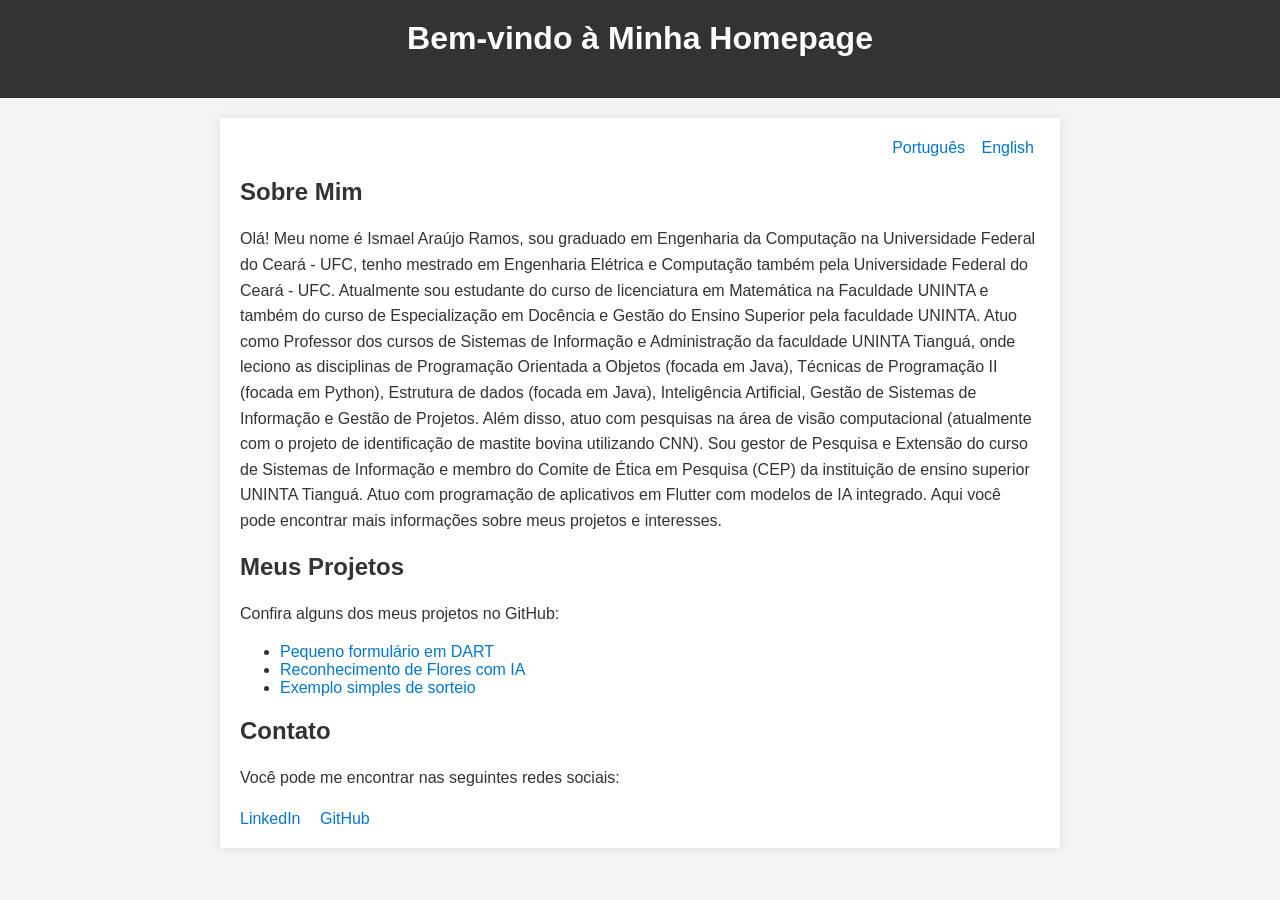
<file: index.html>
<!DOCTYPE html>
<html lang="pt-BR">
<head>
    <meta charset="UTF-8">
    <meta name="viewport" content="width=device-width, initial-scale=1.0">
    <title>Minha Homepage</title>
    <style>
        body {
            font-family: Arial, sans-serif;
            margin: 0;
            padding: 0;
            background-color: #f4f4f4;
            color: #333;
        }
        header {
            background-color: #333;
            color: #fff;
            padding: 20px 0;
            text-align: center;
        }
        .container {
            max-width: 800px;
            margin: 20px auto;
            padding: 20px;
            background-color: #fff;
            box-shadow: 0 0 10px rgba(0, 0, 0, 0.1);
        }
        h1 {
            margin-top: 0;
        }
        p {
            line-height: 1.6;
        }
        a {
            color: #0077cc;
            text-decoration: none;
        }
        a:hover {
            text-decoration: underline;
        }
        .social-links {
            margin-top: 20px;
        }
        .social-links a {
            margin-right: 15px;
        }
        .language-switcher {
            text-align: right;
            margin-bottom: 20px;
        }
        .language-switcher button {
            background: none;
            border: none;
            color: #0077cc;
            cursor: pointer;
            font-size: 16px;
        }
        .language-switcher button:hover {
            text-decoration: underline;
        }
    </style>
</head>
<body>
    <header>
        <h1 id="header-title">Bem-vindo à Minha Homepage</h1>
    </header>
    <div class="container">
        <div class="language-switcher">
            <button onclick="changeLanguage('pt')">Português</button>
            <button onclick="changeLanguage('en')">English</button>
        </div>

        <h2 id="about-title">Sobre Mim</h2>
        <p id="about-text">Olá! Meu nome é Ismael Araújo Ramos, sou graduado em Engenharia da Computação na Universidade Federal do Ceará - UFC, tenho mestrado em Engenharia Elétrica e Computação também pela Universidade Federal do Ceará - UFC. Atualmente sou estudante do curso de licenciatura em Matemática na Faculdade UNINTA e também do curso de Especialização em Docência e Gestão do Ensino Superior pela faculdade UNINTA. Atuo como Professor dos cursos de Sistemas de Informação e Administração da faculdade UNINTA Tianguá, onde leciono as disciplinas de Programação Orientada a Objetos (focada em Java), Técnicas de Programação II (focada em Python), Estrutura de dados (focada em Java), Inteligência Artificial, Gestão de Sistemas de Informação e Gestão de Projetos. Além disso, atuo com pesquisas na área de visão computacional (atualmente com o projeto de identificação de mastite bovina utilizando CNN). Sou gestor de Pesquisa e Extensão do curso de Sistemas de Informação e membro do Comite de Ética em Pesquisa (CEP) da instituição de ensino superior UNINTA Tianguá. Atuo com programação de aplicativos em Flutter com modelos de IA integrado. Aqui você pode encontrar mais informações sobre meus projetos e interesses.</p>
        
        <h2 id="projects-title">Meus Projetos</h2>
        <p id="projects-text">Confira alguns dos meus projetos no GitHub:</p>
        <ul>
            <li><a href="https://github.com/IsmaelARamos/MiniCurso/" target="_blank">Pequeno formulário em DART</a></li>
            <li><a href="https://github.com/IsmaelARamos/flores2" target="_blank">Reconhecimento de Flores com IA</a></li>
            <li><a href="https://github.com/IsmaelARamos/aula309" target="_blank">Exemplo simples de sorteio</a></li>
        </ul>

        <h2 id="contact-title">Contato</h2>
        <p id="contact-text">Você pode me encontrar nas seguintes redes sociais:</p>
        <div class="social-links">
            <a href="https://www.linkedin.com/in/ismael-ramos-a50694a0/" target="_blank">LinkedIn</a>
            <a href="https://github.com/IsmaelARamos" target="_blank">GitHub</a>
        </div>
    </div>

    <script>
        const translations = {
            pt: {
                headerTitle: "Bem-vindo à Minha Homepage",
                aboutTitle: "Sobre Mim",
                aboutText: "Olá! Meu nome é Ismael Araújo Ramos, sou graduado em Engenharia da Computação na Universidade Federal do Ceará - UFC, tenho mestrado em Engenharia Elétrica e Computação também pela Universidade Federal do Ceará - UFC. Atualmente sou estudante do curso de licenciatura em Matemática na Faculdade UNINTA e também do curso de Especialização em Docência e Gestão do Ensino Superior pela faculdade UNINTA. Atuo como Professor dos cursos de Sistemas de Informação e Administração da faculdade UNINTA Tianguá, onde leciono as disciplinas de Programação Orientada a Objetos (focada em Java), Técnicas de Programação II (focada em Python), Estrutura de dados (focada em Java), Inteligência Artificial, Gestão de Sistemas de Informação e Gestão de Projetos. Além disso, atuo com pesquisas na área de visão computacional (atualmente com o projeto de identificação de mastite bovina utilizando CNN). Sou gestor de Pesquisa e Extensão do curso de Sistemas de Informação e membro do Comite de Ética em Pesquisa (CEP) da instituição de ensino superior UNINTA Tianguá. Atuo com programação de aplicativos em Flutter com modelos de IA integrado. Aqui você pode encontrar mais informações sobre meus projetos e interesses.",
                projectsTitle: "Meus Projetos",
                projectsText: "Confira alguns dos meus projetos no GitHub:",
                contactTitle: "Contato",
                contactText: "Você pode me encontrar nas seguintes redes sociais:"
            },
            en: {
                headerTitle: "Welcome to My Homepage",
                aboutTitle: "About Me",
                aboutText: "Hello! My name is Ismael Araújo Ramos. I hold a degree in Computer Engineering from the Federal University of Ceará (UFC), and I have a master's degree in Electrical Engineering and Computing, also from UFC. I am currently a student in the Mathematics degree program at UNINTA and pursuing a Specialization in Teaching and Management of Higher Education at UNINTA. I work as a professor in the Information Systems and Business Administration courses at UNINTA Tianguá, where I teach subjects such as Object-Oriented Programming (focused on Java), Programming Techniques II (focused on Python), Data Structures (focused on Java), Artificial Intelligence, Information Systems Management, and Project Management. Additionally, I am involved in research in the field of computer vision, currently working on a project for identifying bovine mastitis using CNN. I am the Research and Extension Manager for the Information Systems course and a member of the Research Ethics Committee (CEP) at UNINTA Tianguá. I also work with app programming in Flutter with integrated AI models. Here you can find more information about my projects and interests.",
                projectsTitle: "My Projects",
                projectsText: "Check out some of my projects on GitHub:",
                contactTitle: "Contact",
                contactText: "You can find me on the following social networks:"
            }
        };

        function changeLanguage(language) {
            document.getElementById('header-title').innerText = translations[language].headerTitle;
            document.getElementById('about-title').innerText = translations[language].aboutTitle;
            document.getElementById('about-text').innerText = translations[language].aboutText;
            document.getElementById('projects-title').innerText = translations[language].projectsTitle;
            document.getElementById('projects-text').innerText = translations[language].projectsText;
            document.getElementById('contact-title').innerText = translations[language].contactTitle;
            document.getElementById('contact-text').innerText = translations[language].contactText;
        }
    </script>
</body>
</html>
</file>
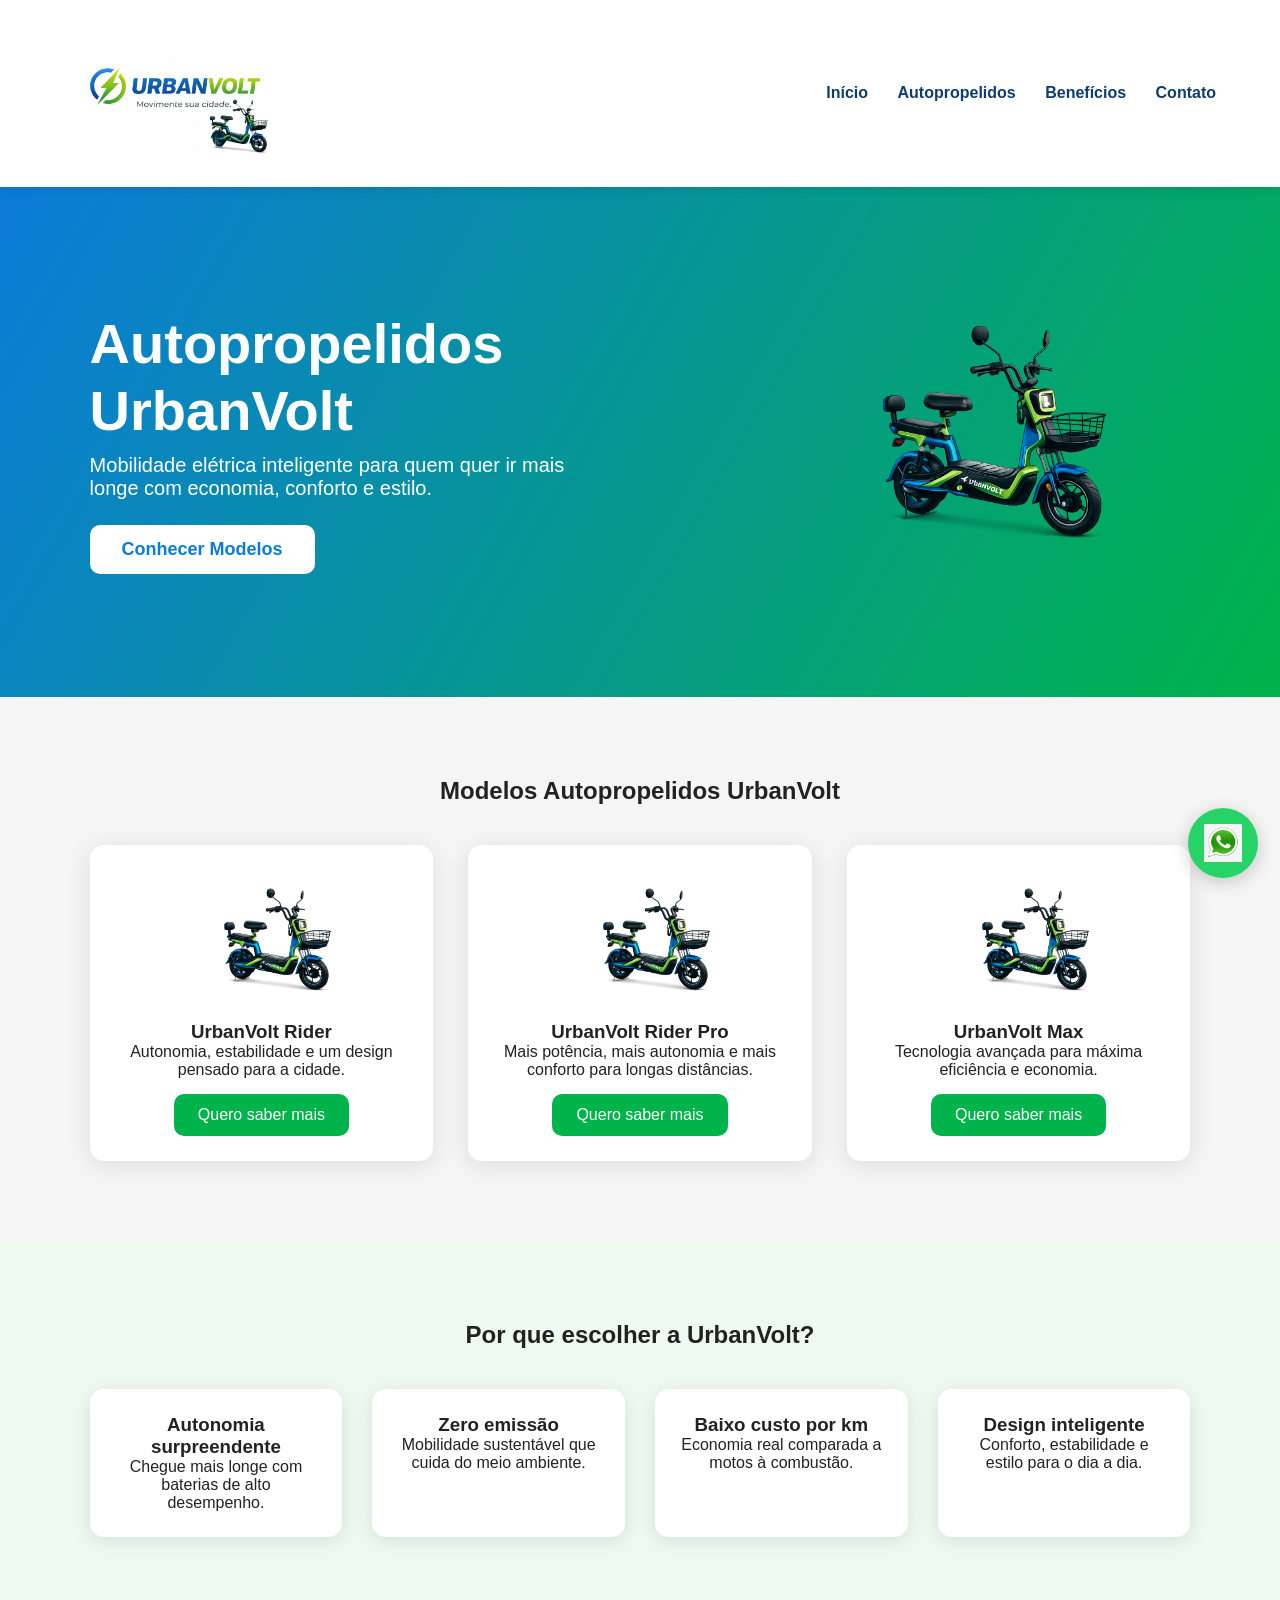
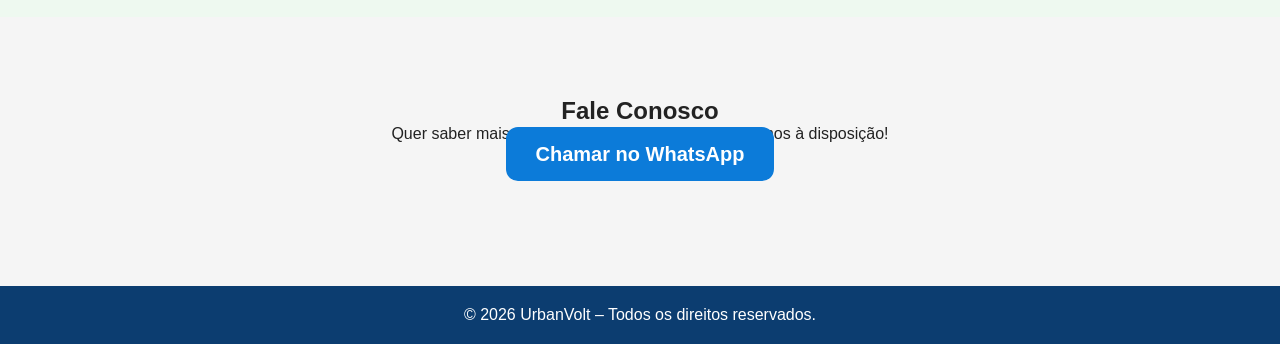
<file: UrbanVolt/index.html>
<!DOCTYPE html>
<html lang="pt-br">
<head>
    <meta charset="UTF-8">
    <meta name="viewport" content="width=device-width, initial-scale=1.0">
    <title>UrbanVolt – Autopropelidos Elétricos</title>
    <link rel="stylesheet" href="style.css">
</head>
<body>

    <!-- HEADER -->
    <header class="header">
        <div class="container">
            <img src="logo.png" class="logo" alt="UrbanVolt">
            <nav>
                <a href="#inicio">Início</a>
                <a href="#autopropelidos">Autopropelidos</a>
                <a href="#beneficios">Benefícios</a>
                <a href="#contato">Contato</a>
            </nav>
        </div>
    </header>

    <!-- HERO -->
    <section id="inicio" class="hero">
        <div class="hero-text">
            <h1>Autopropelidos UrbanVolt</h1>
            <p>Mobilidade elétrica inteligente para quem quer ir mais longe com economia, conforto e estilo.</p>
            <a href="#autopropelidos" class="btn-hero">Conhecer Modelos</a>
        </div>

        <div class="hero-img">
            <img src="autopropelido.png" alt="Scooter Autopropelida UrbanVolt">
        </div>
    </section>

    <!-- AUTOPROPELIDOS -->
    <section id="autopropelidos" class="produtos">
        <h2>Modelos Autopropelidos UrbanVolt</h2>

        <div class="grid">
            <div class="card">
                <img src="autopropelido.png" alt="">
                <h3>UrbanVolt Rider</h3>
                <p>Autonomia, estabilidade e um design pensado para a cidade.</p>
                <a href="#contato" class="btn-card">Quero saber mais</a>
            </div>

            <div class="card">
                <img src="autopropelido.png" alt="">
                <h3>UrbanVolt Rider Pro</h3>
                <p>Mais potência, mais autonomia e mais conforto para longas distâncias.</p>
                <a href="#contato" class="btn-card">Quero saber mais</a>
            </div>

            <div class="card">
                <img src="autopropelido.png" alt="">
                <h3>UrbanVolt Max</h3>
                <p>Tecnologia avançada para máxima eficiência e economia.</p>
                <a href="#contato" class="btn-card">Quero saber mais</a>
            </div>
        </div>
    </section>

    <!-- BENEFÍCIOS -->
    <section id="beneficios" class="beneficios">
        <h2>Por que escolher a UrbanVolt?</h2>

        <div class="grid-beneficios">
            <div class="beneficio">
                <h3>Autonomia surpreendente</h3>
                <p>Chegue mais longe com baterias de alto desempenho.</p>
            </div>

            <div class="beneficio">
                <h3>Zero emissão</h3>
                <p>Mobilidade sustentável que cuida do meio ambiente.</p>
            </div>

            <div class="beneficio">
                <h3>Baixo custo por km</h3>
                <p>Economia real comparada a motos à combustão.</p>
            </div>

            <div class="beneficio">
                <h3>Design inteligente</h3>
                <p>Conforto, estabilidade e estilo para o dia a dia.</p>
            </div>
        </div>
    </section>

    <!-- CONTATO -->
    <section id="contato" class="contato">
        <h2>Fale Conosco</h2>
        <p>Quer saber mais sobre os modelos UrbanVolt? Estamos à disposição!</p>

        <a href="https://wa.me/5588999999999" target="_blank" class="btn-contato">Chamar no WhatsApp</a>
    </section>

    <!-- FOOTER -->
    <footer>
        © 2026 UrbanVolt – Todos os direitos reservados.
    </footer>

    <!-- WHATSAPP BUTTON -->
    <a href="https://wa.me/5588999999999" class="whatsapp" target="_blank">
        <img src="whatsapp.png" alt="WhatsApp">
    </a>

</body>
</html>
</file>
<file: UrbanVolt/style.css>
* {
    margin: 0;
    padding: 0;
    box-sizing: border-box;
    font-family: "Poppins", sans-serif;
}

body {
    background: #f5f5f5;
    color: #222;
}

/* HEADER */
.header {
    background: #fff;
    padding: 20px 0;
    position: sticky;
    top: 0;
    z-index: 1000;
    box-shadow: 0 2px 10px rgba(0,0,0,0.1);
}

.header .container {
    width: 90%;
    margin: auto;
    display: flex;
    align-items: center;
    justify-content: space-between;
}

.logo {
    width: 220px;
    height: auto;
}

nav a {
    margin-left: 25px;
    text-decoration: none;
    color: #0c3d70;
    font-weight: 600;
}

/* HERO */
.hero {
    display: flex;
    padding: 100px 7%;
    align-items: center;
    justify-content: space-between;
    background: linear-gradient(120deg, #0c7bd9, #00b34a);
    color: #fff;
}

.hero-text {
    max-width: 45%;
}

.hero-text h1 {
    font-size: 56px;
    font-weight: 800;
    line-height: 1.2;
}

.hero-text p {
    margin-top: 10px;
    font-size: 20px;
}

.btn-hero {
    display: inline-block;
    margin-top: 25px;
    padding: 14px 32px;
    background: #fff;
    color: #0c7bd9;
    border-radius: 10px;
    font-weight: bold;
    text-decoration: none;
    font-size: 18px;
}

.hero-img img {
    width: 460px;
}

/* AUTOPROPELIDOS */
.produtos {
    padding: 80px 7%;
    text-align: center;
}

.grid {
    margin-top: 40px;
    display: grid;
    grid-template-columns: repeat(3, 1fr);
    gap: 35px;
}

.card {
    background: #fff;
    padding: 25px;
    border-radius: 14px;
    box-shadow: 0 4px 25px rgba(0,0,0,0.1);
    transition: 0.3s;
}

.card:hover {
    transform: translateY(-5px);
}

.card img {
    width: 220px;
}

.btn-card {
    margin-top: 15px;
    display: inline-block;
    padding: 12px 24px;
    background: #00b34a;
    color: #fff;
    border-radius: 10px;
    text-decoration: none;
}

/* BENEFÍCIOS */
.beneficios {
    padding: 80px 7%;
    background: #eef9f0;
    text-align: center;
}

.grid-beneficios {
    margin-top: 40px;
    display: grid;
    grid-template-columns: repeat(4, 1fr);
    gap: 30px;
}

.beneficio {
    background: #fff;
    padding: 25px;
    border-radius: 14px;
    box-shadow: 0 4px 20px rgba(0,0,0,0.1);
}

/* CONTATO */
.contato {
    padding: 80px 7%;
    text-align: center;
}

.btn-contato {
    padding: 16px 30px;
    background: #0c7bd9;
    color: #fff;
    border-radius: 12px;
    text-decoration: none;
    font-size: 20px;
    font-weight: bold;
}

/* FOOTER */
footer {
    padding: 20px;
    text-align: center;
    background: #0c3d70;
    color: #fff;
    margin-top: 40px;
}

/* WHATSAPP BUTTON */
.whatsapp {
    position: fixed;
    bottom: 22px;
    right: 22px;
    width: 70px;
    height: 70px;
    border-radius: 50%;
    display: flex;
    justify-content: center;
    align-items: center;
    background: #25d366;
    box-shadow: 0 4px 18px rgba(0,0,0,0.2);
    animation: pulse 1.7s infinite alternate;
}

.whatsapp img {
    width: 38px;
}

@keyframes pulse {
    from { transform: scale(1); }
    to { transform: scale(1.12); }

}
/*-------------------------------------
  RESPONSIVIDADE PARA CELULAR
-------------------------------------*/
@media (max-width: 768px) {

    header {
        flex-direction: column;
        text-align: center;
        height: auto;
        padding: 20px 0;
    }

    .logo img {
        width: 180px; /* aumenta ou diminui conforme quiser */
    }

    nav ul {
        flex-direction: column;
        gap: 10px;
        margin-top: 15px;
    }

    nav ul li a {
        font-size: 18px;
    }

    .hero {
        flex-direction: column;
        text-align: center;
        padding: 40px 20px;
        height: auto;
    }

    .hero-text h1 {
        font-size: 28px;
    }

    .hero-text p {
        font-size: 18px;
    }

    .hero img {
        width: 85%;
        margin-top: 20px;
    }

    .features {
        flex-direction: column;
        gap: 25px;
    }

    .feature-item {
        width: 90%;
        margin: auto;
    }

    footer {
        text-align: center;
        flex-direction: column;
        gap: 10px;
    }
}
</file>
